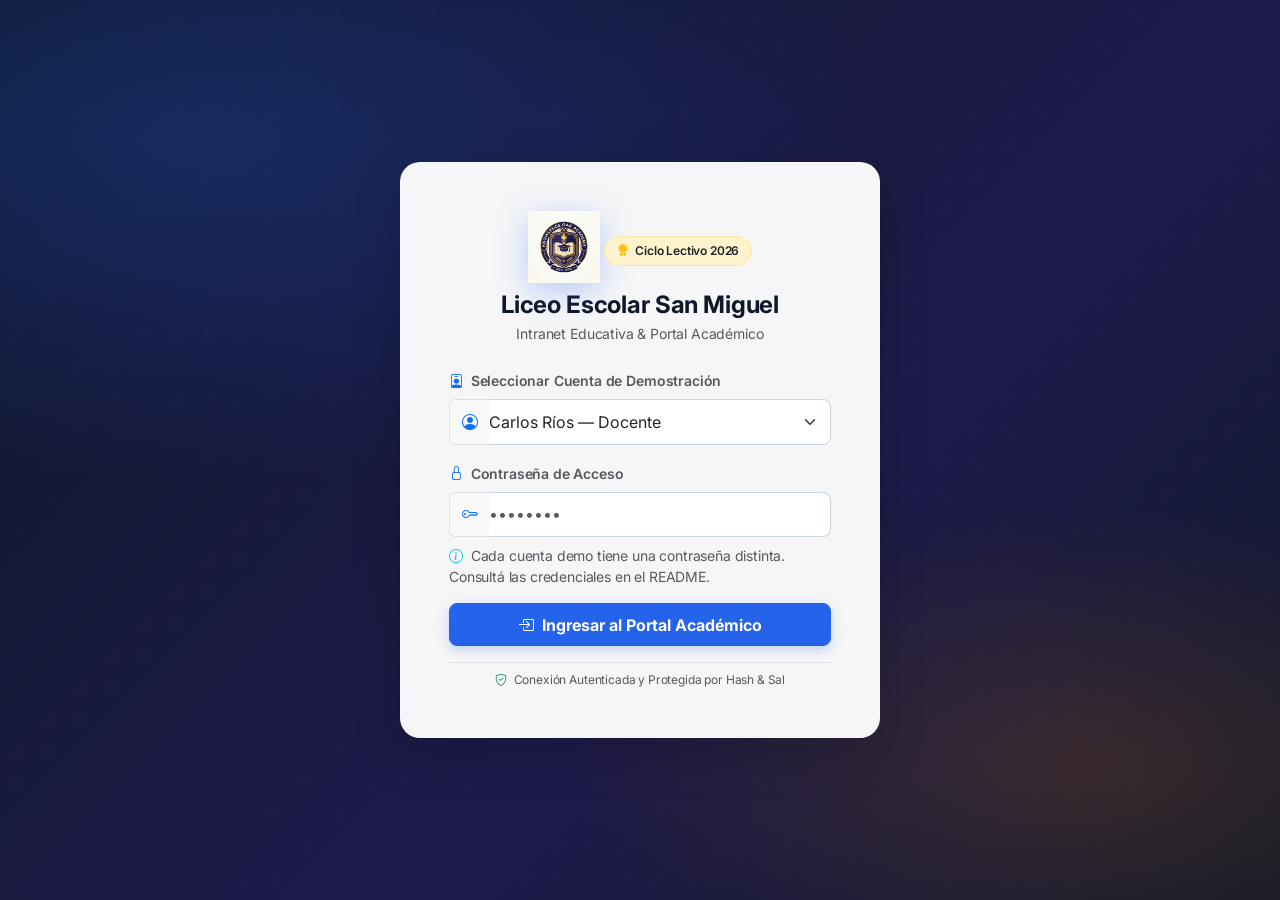
<file: frontend/index.html>
<!DOCTYPE html>
<html lang="es">

<head>
  <meta charset="UTF-8">
  <meta name="viewport" content="width=device-width, initial-scale=1">
  <meta name="description" content="Acceso a la Intranet Educativa del Liceo Escolar San Miguel para docentes, estudiantes y familias.">
  <meta name="theme-color" content="#0f172a">
  <title>Acceso Institucional · Intranet Escolar San Miguel</title>
  <link rel="icon" href="img/escudo.png">
  <link href="https://cdn.jsdelivr.net/npm/bootstrap@5.3.3/dist/css/bootstrap.min.css" rel="stylesheet">
  <link href="https://cdn.jsdelivr.net/npm/bootstrap-icons@1.11.3/font/bootstrap-icons.min.css" rel="stylesheet">
  <link href="https://fonts.googleapis.com/css2?family=Inter:wght@400;500;600;700;800&display=swap" rel="stylesheet">
  <link rel="stylesheet" href="css/styles.css">
</head>

<body class="login-fondo">
  <main class="login-tarjeta">
    <div class="tarjeta p-4 p-md-5 shadow-lg">
      <div class="text-center mb-4">
        <img src="img/escudo.png" alt="Escudo Liceo Escolar San Miguel" class="escudo-login mb-2">
        <span class="badge-ciclo d-inline-block mb-2 text-dark bg-warning-subtle border-warning-subtle">
          <i class="bi bi-award-fill text-warning me-1"></i> Ciclo Lectivo 2026
        </span>
        <h1 class="h4 fw-bold text-slate-900 mb-1">Liceo Escolar San Miguel</h1>
        <p class="text-muted small mb-0">Intranet Educativa &amp; Portal Académico</p>
      </div>

      <form id="form-login">
        <div class="mb-3">
          <label for="demo-usuario" class="form-label fw-semibold small text-muted">
            <i class="bi bi-person-badge me-1 text-primary"></i> Seleccionar Cuenta de Demostración
          </label>
          <div class="input-group">
            <span class="input-group-text bg-light border-end-0"><i class="bi bi-person-circle text-primary"></i></span>
            <select id="demo-usuario" class="form-select border-start-0 ps-0"></select>
          </div>
        </div>

        <div class="mb-3">
          <label for="contrasena" class="form-label fw-semibold small text-muted">
            <i class="bi bi-lock me-1 text-primary"></i> Contraseña de Acceso
          </label>
          <div class="input-group">
            <span class="input-group-text bg-light border-end-0"><i class="bi bi-key text-primary"></i></span>
            <input type="password" class="form-control border-start-0 ps-0" id="contrasena" placeholder="••••••••"
              autocomplete="current-password">
          </div>
          <div class="form-text mt-2 small text-muted" id="ayuda-contrasena">
            <i class="bi bi-info-circle me-1 text-info"></i> Cada cuenta demo tiene una contraseña distinta. Consultá las credenciales en el README.
          </div>
        </div>

        <div id="alerta-login" class="alert alert-danger py-2 small d-none" role="alert"></div>

        <button class="btn btn-primary w-100 py-2.5 mb-3 fw-bold">
          <i class="bi bi-box-arrow-in-right me-1"></i> Ingresar al Portal Académico
        </button>

        <div class="text-center pt-2 border-top">
          <small class="text-muted d-block" style="font-size:0.75rem;">
            <i class="bi bi-shield-check text-success me-1"></i> Conexión Autenticada y Protegida por Hash &amp; Sal
          </small>
        </div>
      </form>
    </div>
  </main>

  <script src="https://cdn.jsdelivr.net/npm/bootstrap@5.3.3/dist/js/bootstrap.bundle.min.js"></script>
  <script src="js/util.js"></script>
  <script src="js/crypto.js"></script>
  <script src="js/datos.js"></script>
  <script src="js/auth.js"></script>
  <script src="js/login.js"></script>
</body>

</html>
</file>
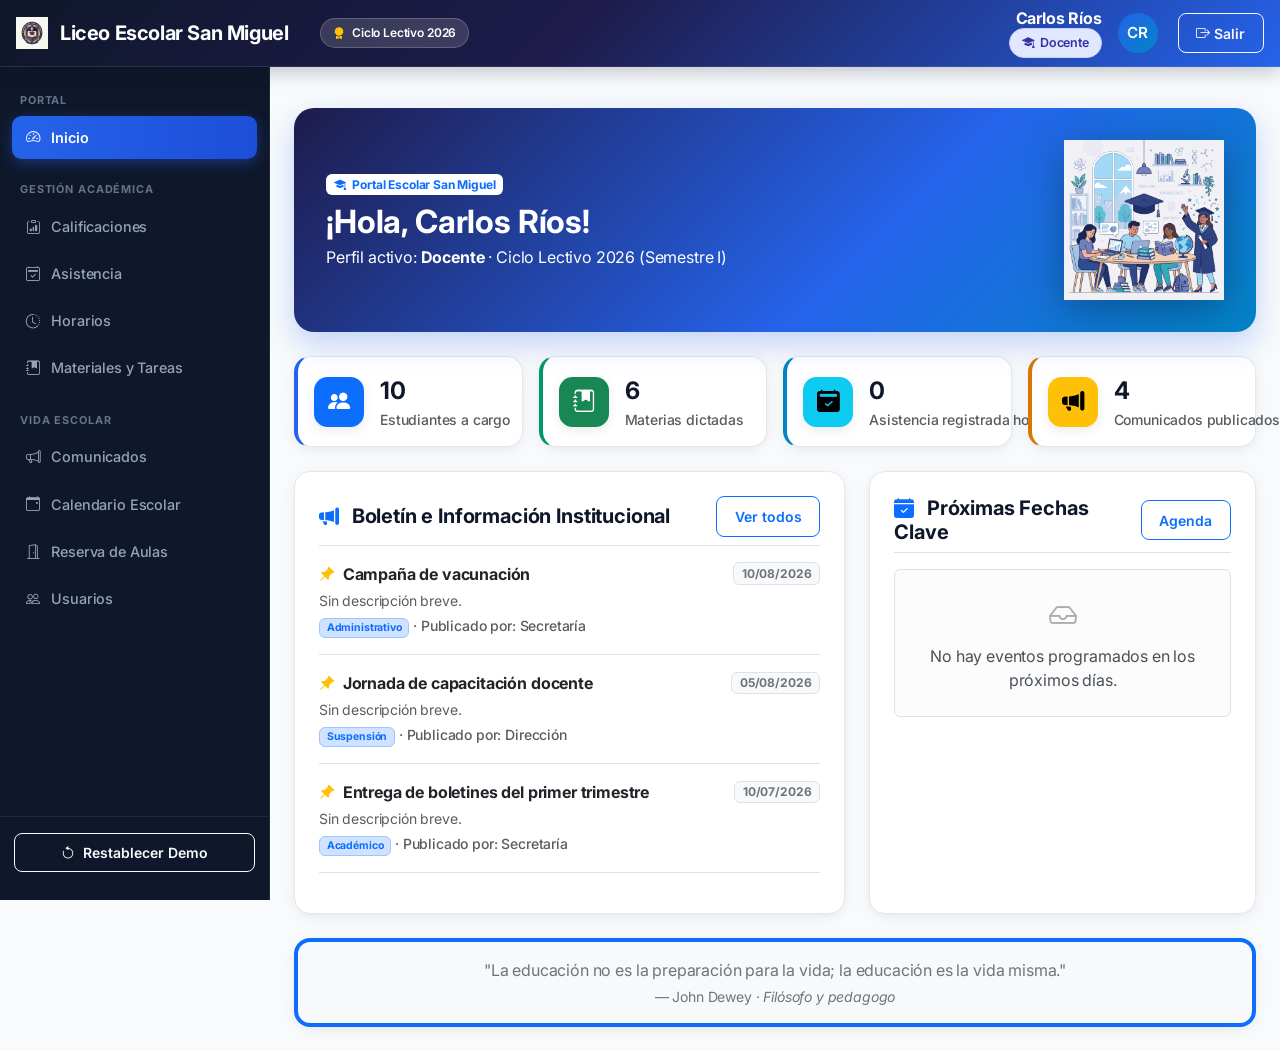
<file: frontend/_login-test.html>
<!DOCTYPE html>
<html lang="es">
<head>
  <meta charset="UTF-8">
  <title>Login test</title>
</head>
<body>
  <select id="demo-usuario"></select>
  <input type="password" id="contrasena">
  <div id="ayuda-contrasena"></div>
  <div id="alerta-login" class="d-none"></div>
  <button id="btn-submit"></button>
  <form id="form-login"></form>
  <pre id="resultados"></pre>

  <script src="js/util.js"></script>
  <script src="js/crypto.js"></script>
  <script src="js/datos.js"></script>
  <script src="js/auth.js"></script>
  <script src="js/login.js"></script>

  <script>
    window.__navegaciones = [];
    try {
      Object.defineProperty(window, "location", {
        value: {
          set href(v) { window.__navegaciones.push(v); },
          get href() { return ""; }
        }
      });
    } catch (error) {
      window.__locationBloqueado = String(error);
    }

    window.addEventListener("DOMContentLoaded", () => {
      const reporte = [];
      try {
        const select = document.getElementById("demo-usuario");
        const contrasena = document.getElementById("contrasena");
        const alerta = document.getElementById("alerta-login");
        const form = document.getElementById("form-login");

        reporte.push("opciones: " + select.options.length);
        if (select.options.length !== 4) reporte.push("FALLO: debería haber 4 cuentas activas");

        const formulario = new FormData(form);
        formulario.set("contrasena", "clave-incorrecta");
        const submitIncorrecto = new SubmitEvent("submit", { bubbles: true, cancelable: true, submitter: document.getElementById("btn-submit") });
        contrasena.value = "clave-incorrecta";
        form.dispatchEvent(submitIncorrecto);
        reporte.push("rechazo mostrado: " + !alerta.classList.contains("d-none") + " | " + alerta.textContent);

        contrasena.value = "";
        form.dispatchEvent(new SubmitEvent("submit", { bubbles: true, cancelable: true, submitter: document.getElementById("btn-submit") }));
        reporte.push("requiere contraseña: " + !alerta.classList.contains("d-none") + " | " + alerta.textContent);

        contrasena.value = "Docente2026!";
        form.dispatchEvent(new SubmitEvent("submit", { bubbles: true, cancelable: true, submitter: document.getElementById("btn-submit") }));
        const sesion = JSON.parse(localStorage.getItem("intranet_sesion"));
        reporte.push("sesion creada: " + (sesion && sesion.rol === "docente"));
        reporte.push("navegacion hacia dashboard: " + window.__navegaciones.includes("dashboard.html"));
      } catch (error) {
        reporte.push("FALLO: " + error.message + (window.__locationBloqueado ? " [location bloqueado: " + window.__locationBloqueado + "]" : ""));
      }
      document.getElementById("resultados").textContent = reporte.join("\n");
    });
  </script>
</body>
</html>
</file>
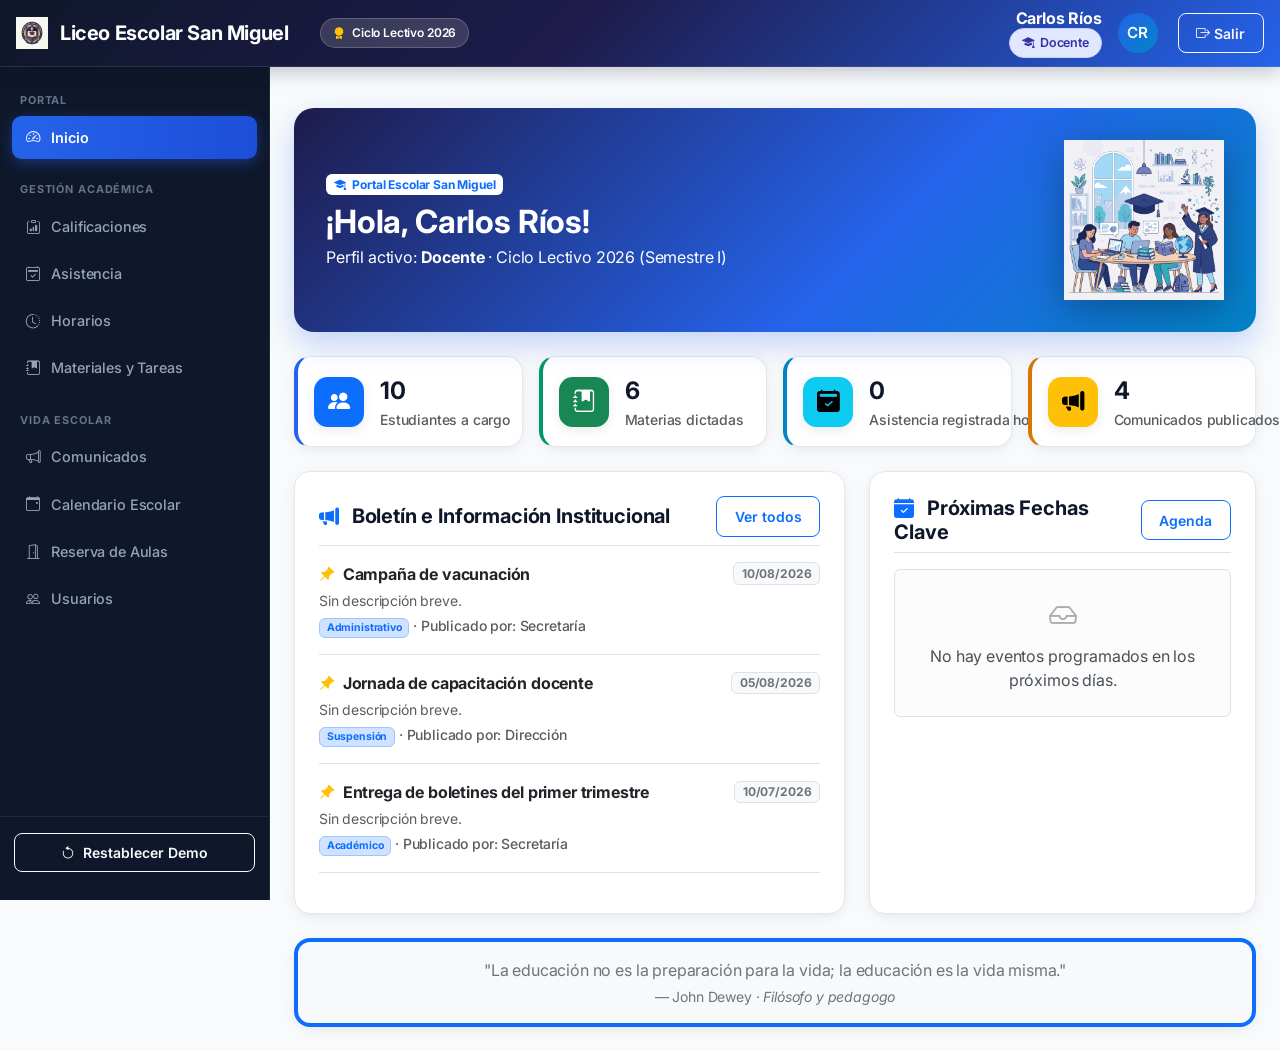
<file: frontend/dashboard.html>
<!DOCTYPE html>
<html lang="es">
<head>
  <meta charset="UTF-8">
  <meta name="viewport" content="width=device-width, initial-scale=1">
  <meta name="description" content="Panel de la Intranet Escolar - Liceo San Miguel">
  <meta name="theme-color" content="#0f172a">
  <title>Portal Académico · Liceo Escolar San Miguel</title>
  <link rel="icon" href="img/escudo.png">
  <link href="https://cdn.jsdelivr.net/npm/bootstrap@5.3.3/dist/css/bootstrap.min.css" rel="stylesheet">
  <link href="https://cdn.jsdelivr.net/npm/bootstrap-icons@1.11.3/font/bootstrap-icons.min.css" rel="stylesheet">
  <link href="https://fonts.googleapis.com/css2?family=Inter:wght@400;500;600;700;800&display=swap" rel="stylesheet">
  <link rel="stylesheet" href="css/styles.css">
</head>
<body>
  <a class="saltar" href="#contenido">Saltar al contenido principal</a>

  <!-- Navbar Académico -->
  <nav class="navbar navbar-dark barra-superior fixed-top">
    <div class="container-fluid px-3">
      <div class="d-flex align-items-center gap-3">
        <button class="navbar-toggler d-lg-none border-0 p-1" type="button" data-bs-toggle="offcanvas" data-bs-target="#menu-movil" aria-label="Abrir menú de navegación">
          <span class="navbar-toggler-icon"></span>
        </button>
        <a class="navbar-brand d-flex align-items-center gap-2" href="dashboard.html">
          <img src="img/escudo.png" alt="Escudo" style="height:32px;" class="me-1">
          <span class="d-none d-sm-inline">Liceo Escolar San Miguel</span>
          <span class="d-sm-none">Liceo San Miguel</span>
        </a>
        <span class="badge-ciclo d-none d-md-inline-block">
          <i class="bi bi-award-fill text-warning me-1"></i> Ciclo Lectivo 2026
        </span>
      </div>

      <div class="d-flex align-items-center text-white gap-3">
        <div class="text-end d-none d-md-block">
          <div class="fw-bold fs-6 lh-sm" id="usuario-nombre"></div>
          <div id="usuario-rol-badge"></div>
        </div>
        <div class="avatar-inicial" id="usuario-avatar-nav"><i class="bi bi-person-fill"></i></div>
        <button class="btn btn-sm btn-outline-light ms-1" id="btn-cerrar-sesion" title="Cerrar sesión activa">
          <i class="bi bi-box-arrow-right"></i> <span class="d-none d-sm-inline">Salir</span>
        </button>
      </div>
    </div>
  </nav>

  <!-- Menú lateral móvil -->
  <div class="offcanvas offcanvas-start d-lg-none" tabindex="-1" id="menu-movil">
    <div class="offcanvas-header border-bottom bg-dark text-white">
      <div class="d-flex align-items-center gap-2">
        <img src="img/escudo.png" alt="Escudo" style="height:28px;">
        <h5 class="offcanvas-title fw-bold fs-6">Menú Académico</h5>
      </div>
      <button type="button" class="btn-close btn-close-white" data-bs-dismiss="offcanvas" aria-label="Cerrar"></button>
    </div>
    <div class="offcanvas-body p-2 bg-dark">
      <nav id="menu-movil-lista" class="nav flex-column"></nav>
    </div>
  </div>

  <!-- Sidebar para Escritorio -->
  <aside class="sidebar d-none d-lg-flex" id="sidebar">
    <div id="sidebar-lista" class="d-flex flex-column h-100"></div>
    <div class="sidebar-footer">
      <button class="btn btn-sm btn-outline-light w-100 py-2 small" id="btn-restablecer">
        <i class="bi bi-arrow-counterclockwise me-1"></i> Restablecer Demo
      </button>
    </div>
  </aside>

  <!-- Contenedor Principal de Vistas -->
  <main class="contenido" id="contenido" tabindex="-1">
    <div class="container-fluid p-3 p-md-4">
      <div id="vista-inicio" class="view"></div>
      <div id="vista-calificaciones" class="view d-none"></div>
      <div id="vista-asistencia" class="view d-none"></div>
      <div id="vista-comunicados" class="view d-none"></div>
      <div id="vista-reservas" class="view d-none"></div>
      <div id="vista-calendario" class="view d-none"></div>
      <div id="vista-materiales" class="view d-none"></div>
      <div id="vista-horarios" class="view d-none"></div>
      <div id="vista-usuarios" class="view d-none"></div>
    </div>
  </main>

  <script src="https://cdn.jsdelivr.net/npm/bootstrap@5.3.3/dist/js/bootstrap.bundle.min.js"></script>
  <script src="js/util.js"></script>
  <script src="js/crypto.js"></script>
  <script src="js/datos.js"></script>
  <script src="js/auth.js"></script>
  <script src="js/app.js"></script>
  <script src="js/modulos/inicio.js"></script>
  <script src="js/modulos/calificaciones.js"></script>
  <script src="js/modulos/asistencia.js"></script>
  <script src="js/modulos/comunicados.js"></script>
  <script src="js/modulos/reservas.js"></script>
  <script src="js/modulos/consultas.js"></script>
  <script src="js/modulos/usuarios.js"></script>
</body>
</html>
</file>
<file: frontend/css/styles.css>
:root {
  --color-primario: #2563eb;
  --color-primario-oscuro: #1d4ed8;
  --color-secundario: #0284c7;
  --color-acento-oro: #d97706;
  --color-exito: #059669;
  --color-alerta: #d97706;
  --color-peligro: #e11d48;
  --color-fondo: #f8fafc;
  --color-superficie: #ffffff;
  --color-texto: #0f172a;
  --color-texto-suave: #64748b;
  --color-borde: #e2e8f0;
  --sidebar-ancho: 270px;
  --radio: 1rem;
  --sombra-suave: 0 4px 20px -2px rgba(15, 23, 42, 0.06), 0 2px 6px -1px rgba(15, 23, 42, 0.04);
  --sombra-tarjeta: 0 10px 30px -5px rgba(15, 23, 42, 0.08);
}

body {
  background-color: var(--color-fondo);
  color: var(--color-texto);
  font-family: "Inter", system-ui, -apple-system, "Segoe UI", Roboto, sans-serif;
  letter-spacing: -0.01em;
}

/* Enfoque accesible */
a:focus-visible,
button:focus-visible,
input:focus-visible,
select:focus-visible,
textarea:focus-visible {
  outline: 3px solid rgba(37, 99, 235, 0.45);
  outline-offset: 2px;
}

/* Barra superior académica */
.barra-superior {
  background: linear-gradient(135deg, #0f172a 0%, #1e1b4b 45%, #2563eb 100%);
  box-shadow: 0 4px 18px rgba(15, 23, 42, 0.25);
  border-bottom: 1px solid rgba(255, 255, 255, 0.1);
}

.barra-superior .navbar-brand {
  font-weight: 700;
  letter-spacing: -0.02em;
}

.badge-ciclo {
  background: rgba(255, 255, 255, 0.15);
  color: #fff;
  backdrop-filter: blur(4px);
  border: 1px solid rgba(255, 255, 255, 0.2);
  border-radius: 20px;
  padding: 0.3rem 0.75rem;
  font-size: 0.75rem;
  font-weight: 600;
}

/* Fondo de Inicio de Sesión Académico */
.login-fondo {
  min-height: 100vh;
  display: flex;
  align-items: center;
  justify-content: center;
  background: 
    radial-gradient(1000px 500px at 15% 15%, rgba(37, 99, 235, 0.25) 0%, transparent 70%),
    radial-gradient(800px 400px at 85% 85%, rgba(217, 119, 6, 0.18) 0%, transparent 65%),
    linear-gradient(135deg, #0f172a 0%, #1e1b4b 60%, #0f172a 100%);
  padding: 24px 16px;
  position: relative;
  overflow: hidden;
}

.login-fondo::before {
  content: "";
  position: absolute;
  top: 0; left: 0; right: 0; bottom: 0;
  background-image: radial-gradient(rgba(255, 255, 255, 0.07) 1px, transparent 1px);
  background-size: 32px 32px;
  pointer-events: none;
}

.login-tarjeta {
  width: 100%;
  max-width: 480px;
  position: relative;
  z-index: 2;
}

.login-tarjeta .tarjeta {
  border: 1px solid rgba(255, 255, 255, 0.15);
  background: rgba(255, 255, 255, 0.96);
  backdrop-filter: blur(12px);
  border-radius: 1.25rem;
  box-shadow: 0 25px 50px -12px rgba(0, 0, 0, 0.5);
}

.escudo-login {
  width: 72px;
  height: 72px;
  object-fit: contain;
  filter: drop-shadow(0 8px 16px rgba(37, 99, 235, 0.3));
}

.avatar-inicial {
  width: 40px;
  height: 40px;
  border-radius: 50%;
  display: inline-flex;
  align-items: center;
  justify-content: center;
  background: linear-gradient(135deg, #2563eb, #0284c7);
  color: #fff;
  font-weight: 600;
  font-size: .95rem;
  flex-shrink: 0;
}

.avatar-grande {
  width: 68px;
  height: 68px;
  font-size: 1.8rem;
  box-shadow: 0 8px 20px rgba(37, 99, 235, 0.35);
}

/* Sidebar Académica */
.sidebar {
  position: fixed;
  top: 60px;
  bottom: 0;
  left: 0;
  width: var(--sidebar-ancho);
  background: #0f172a;
  color: #e2e8f0;
  overflow-y: auto;
  padding: 1.25rem 0;
  z-index: 1020;
  display: flex;
  flex-direction: column;
  border-right: 1px solid rgba(255, 255, 255, 0.08);
}

.sidebar-categoria {
  font-size: 0.68rem;
  font-weight: 700;
  text-transform: uppercase;
  letter-spacing: 0.08em;
  color: #64748b;
  padding: 0.75rem 1.25rem 0.35rem;
}

.sidebar .nav-link {
  color: #94a3b8;
  border-radius: 0.6rem;
  margin: 0.15rem 0.75rem;
  padding: 0.65rem 0.85rem;
  display: flex;
  align-items: center;
  gap: 0.75rem;
  font-weight: 500;
  font-size: 0.9rem;
  transition: all 0.2s ease;
}

.sidebar .nav-link:hover {
  background: rgba(255, 255, 255, 0.08);
  color: #ffffff;
  transform: translateX(2px);
}

.sidebar .nav-link.activo {
  background: linear-gradient(90deg, #2563eb, #1d4ed8);
  color: #ffffff;
  box-shadow: 0 4px 14px rgba(37, 99, 235, 0.4);
  font-weight: 600;
}

.sidebar-footer {
  margin-top: auto;
  padding: 1rem 0.85rem 0.5rem;
  border-top: 1px solid rgba(255, 255, 255, 0.08);
}

/* Contenido Principal */
.contenido {
  margin-left: 0;
  padding-top: 60px;
  min-height: 100vh;
}

@media (min-width: 992px) {
  .contenido {
    margin-left: var(--sidebar-ancho);
  }
}

.tarjeta {
  background: var(--color-superficie);
  border: 1px solid var(--color-borde);
  border-radius: var(--radio);
  box-shadow: var(--sombra-suave);
  transition: box-shadow 0.2s ease;
}

.tarjeta-elevada {
  box-shadow: var(--sombra-tarjeta);
}

.titulo-seccion {
  font-weight: 700;
  letter-spacing: -0.02em;
  color: #0f172a;
}

/* Hero Banner Académico */
.hero-academico {
  background: linear-gradient(135deg, #1e1b4b 0%, #2563eb 60%, #0284c7 100%);
  border-radius: 1.25rem;
  color: #ffffff;
  padding: 2rem;
  position: relative;
  overflow: hidden;
  box-shadow: 0 12px 30px rgba(37, 99, 235, 0.25);
}

.hero-academico .hero-imagen {
  max-height: 160px;
  object-fit: contain;
  filter: drop-shadow(0 10px 20px rgba(0, 0, 0, 0.3));
}

.icono-tarjeta {
  width: 50px;
  height: 50px;
  border-radius: 0.85rem;
  display: flex;
  align-items: center;
  justify-content: center;
  font-size: 1.4rem;
  flex-shrink: 0;
  box-shadow: 0 4px 12px rgba(0, 0, 0, 0.08);
}

/* Roles Badges Educativos */
.badge-rol {
  display: inline-flex;
  align-items: center;
  gap: 0.35rem;
  padding: 0.3rem 0.75rem;
  border-radius: 20px;
  font-size: 0.78rem;
  font-weight: 600;
}

.badge-rol-docente {
  background-color: #e0e7ff;
  color: #3730a3;
  border: 1px solid #c7d2fe;
}

.badge-rol-estudiante {
  background-color: #d1fae5;
  color: #065f46;
  border: 1px solid #a7f3d0;
}

.badge-rol-familia {
  background-color: #fef3c7;
  color: #92400e;
  border: 1px solid #fde68a;
}

/* Tablas Académicas */
.table > :not(caption) > * > * {
  padding: 0.8rem 0.9rem;
}

.table thead th {
  color: #64748b;
  font-size: 0.72rem;
  font-weight: 700;
  text-transform: uppercase;
  letter-spacing: 0.06em;
  background-color: #f8fafc;
  border-bottom: 2px solid #e2e8f0;
  white-space: nowrap;
}

.table tbody tr {
  transition: background-color 0.15s ease;
}

.table tbody tr:hover {
  background-color: #f1f5f9;
}

/* Botones y Controles */
.btn {
  font-weight: 600;
  border-radius: 0.5rem;
  padding: 0.55rem 1.1rem;
}

.btn-primary {
  --bs-btn-bg: var(--color-primario);
  --bs-btn-border-color: var(--color-primario);
  --bs-btn-hover-bg: var(--color-primario-oscuro);
  --bs-btn-hover-border-color: var(--color-primario-oscuro);
  --bs-btn-active-bg: var(--color-primario-oscuro);
  --bs-btn-active-border-color: var(--color-primario-oscuro);
  box-shadow: 0 4px 12px rgba(37, 99, 235, 0.25);
}

.form-control, .form-select {
  border-radius: 0.5rem;
  padding: 0.6rem 0.9rem;
  border-color: #cbd5e1;
}

.form-control:focus,
.form-select:focus {
  border-color: #2563eb;
  box-shadow: 0 0 0 0.25rem rgba(37, 99, 235, 0.18);
}

.progress {
  background-color: #e2e8f0;
  border-radius: 999px;
  height: 0.6rem;
}

.tarjeta-resumen {
  transition: transform 0.2s ease, box-shadow 0.2s ease;
  border-left: 4px solid transparent;
}

.tarjeta-resumen:hover {
  transform: translateY(-3px);
  box-shadow: 0 12px 24px rgba(15, 23, 42, 0.1);
}

.tarjeta-resumen.borde-primary { border-left-color: var(--color-primario); }
.tarjeta-resumen.borde-success { border-left-color: var(--color-exito); }
.tarjeta-resumen.borde-info { border-left-color: var(--color-secundario); }
.tarjeta-resumen.borde-warning { border-left-color: var(--color-alerta); }

/* Responsive adjustments */
@media (max-width: 575.98px) {
  .contenido {
    padding-top: 54px;
  }
  .sidebar {
    top: 54px;
  }
  .hero-academico {
    padding: 1.25rem;
  }
}

/* Scrollbar estilizada */
::-webkit-scrollbar {
  width: 8px;
  height: 8px;
}

::-webkit-scrollbar-track {
  background: transparent;
}

::-webkit-scrollbar-thumb {
  background: #cbd5e1;
  border-radius: 999px;
}

::-webkit-scrollbar-thumb:hover {
  background: #94a3b8;
}

/* Animaciones */
.view:not(.d-none) {
  animation: entrada 0.3s ease-out;
}

@keyframes entrada {
  from {
    opacity: 0;
    transform: translateY(6px);
  }
  to {
    opacity: 1;
    transform: translateY(0);
  }
}
</file>
